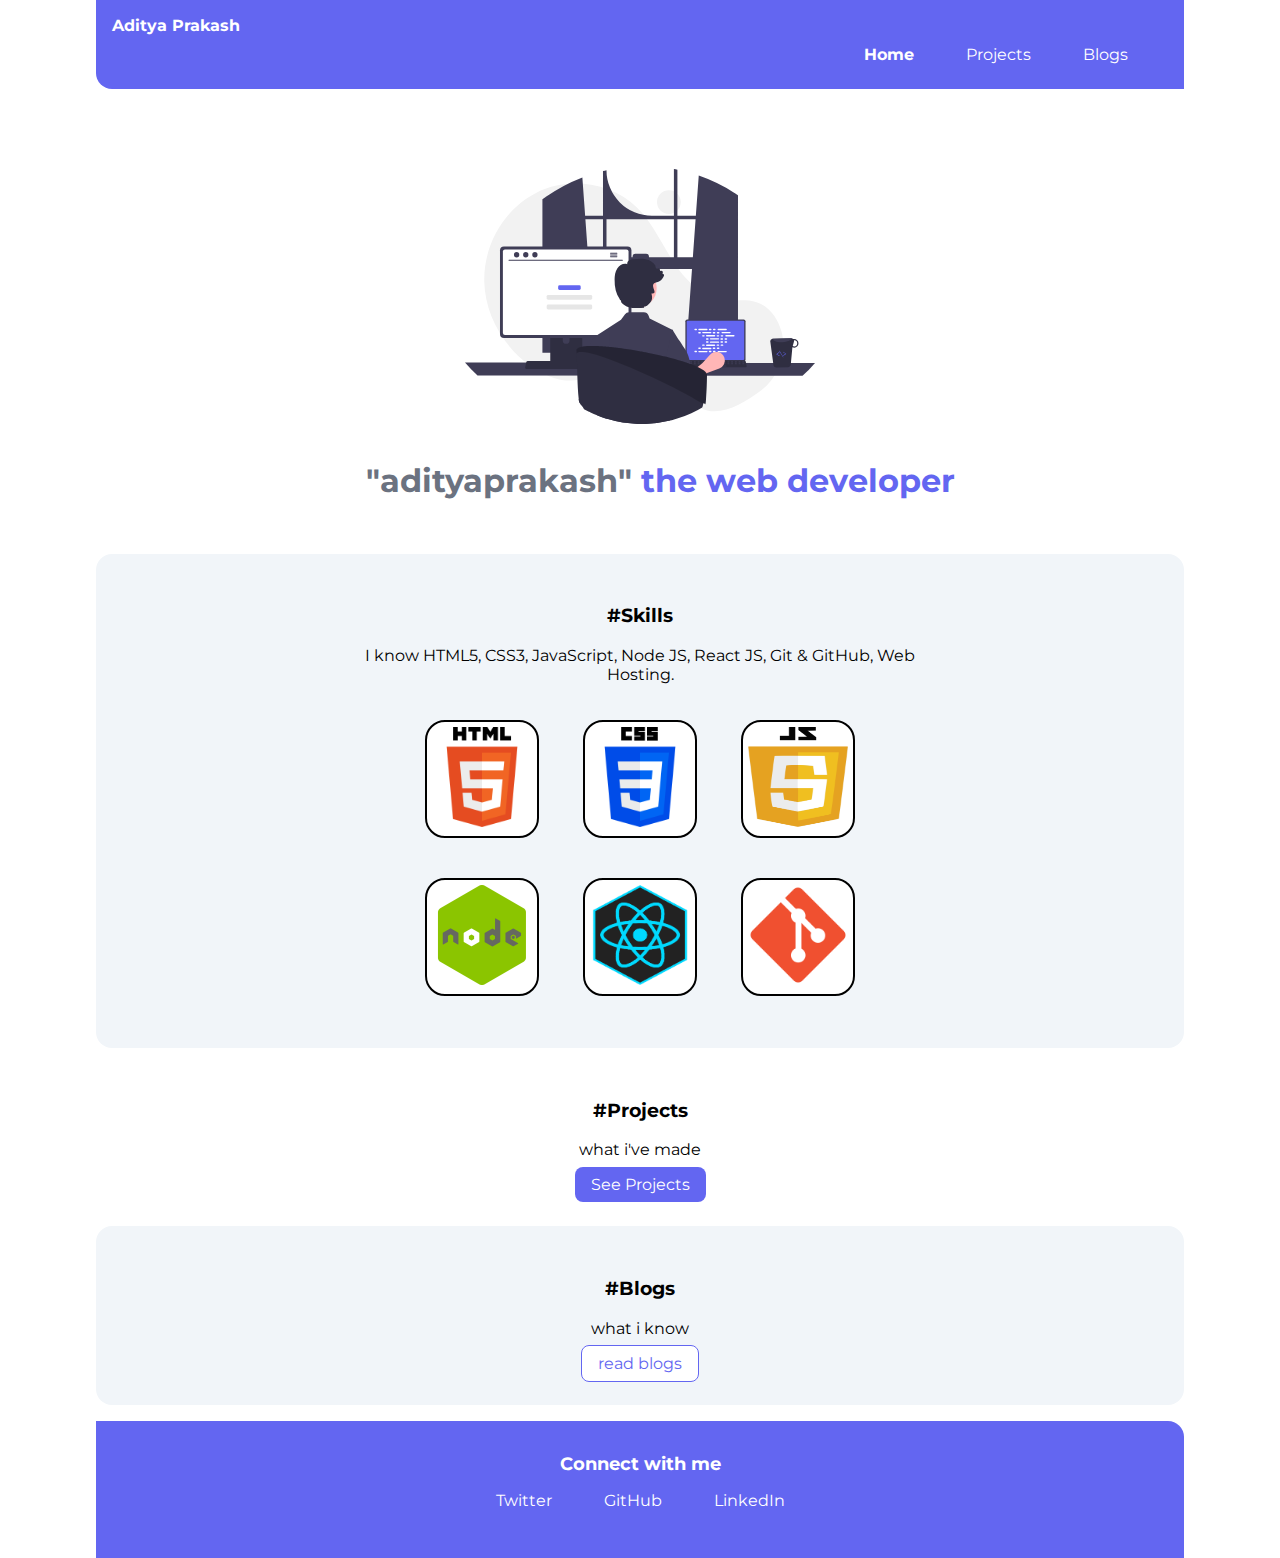
<file: index.html>
<!DOCTYPE html>
<html lang="en">
<head>
    <meta charset="UTF-8">
    <meta name="viewport" content="width=device-width, initial-scale=1.0">
    <title>home | Aditya</title>
    <link rel="stylesheet" href="styles.css">
</head>
<body>

    <nav class="navigation container">
        <div class="nav-brand">Aditya Prakash</div>
        <ul class="list-non-bullet nav-pills">
        <li class="list-item-inline">
         <a class="link link-active" href="/">Home</a>
        </li>
        <li class="list-item-inline">
         <a class="link" href="projects.html">Projects</a>
        </li>
        <li class="list-item-inline"> 
         <a class="link" href="blogs.html">Blogs</a>
        </li>
        </ul>
        </nav>

        <header class="hero">
            <img class="hero-img" src="images/main.svg" alt="image">
           <h1 class="hero-heading">"adityaprakash" <span class="heading-inverterd">the web developer</span></h1>
           </header>

           <section class="ow">
            <div class="container container-center">
                 <h3>#Skills</h3>
                 <p>I know HTML5, CSS3, JavaScript, Node JS, React JS, Git & GitHub, Web Hosting.</p>
                 <div class="skills">

                    <div class="skill">
                        <img src="images/html.png" alt="skill">
                    </div>

                    <div class="skill">
                        <img src="images/css.png" alt="skill">
                    </div>

                    <div class="skill">
                        <img src="images/js.png" alt="skill">
                    </div>

                    <div class="skill">
                        <img src="images/nodejs.png" alt="skill">
                    </div>

                    <div class="skill">
                        <img src="images/reactjs.png" alt="skill">
                    </div>

                    <div class="skill">
                        <img src="images/git.png" alt="skill">
                    </div>
                 </div>

            </div>
       
        </section>
        <section class="section">
            <div class="container container-center">
                 <h3>#Projects</h3>
                 <p>what i've made</p>
                 <a class="link primarylink" href="projects.html">See Projects</a>
            </div>
       
        </section>

        <section class="ow">
            <div class="container container-center">
                 <h3>#Blogs</h3>
                 <p>what i know</p>
                 <a class="link secondarylink" href="/">read blogs</a>
            </div>
       
        </section>

        <footer class="footer">
            <div class="footer-heading">Connect with me </div>
            <ul class="social-links list-non-bullet">
                <li class="list-item-inline"><a class="link" href="https://twitter.com/aditpr0">Twitter</a></li>
                <li class="list-item-inline"><a class="link" href="https://github.com/aditprq">GitHub</a></li>
                <li class="list-item-inline"><a class="link" href="https://www.linkedin.com/in/aditprq/">LinkedIn</a></li>
            </ul>
        </footer>


</body>
</html>
</file>
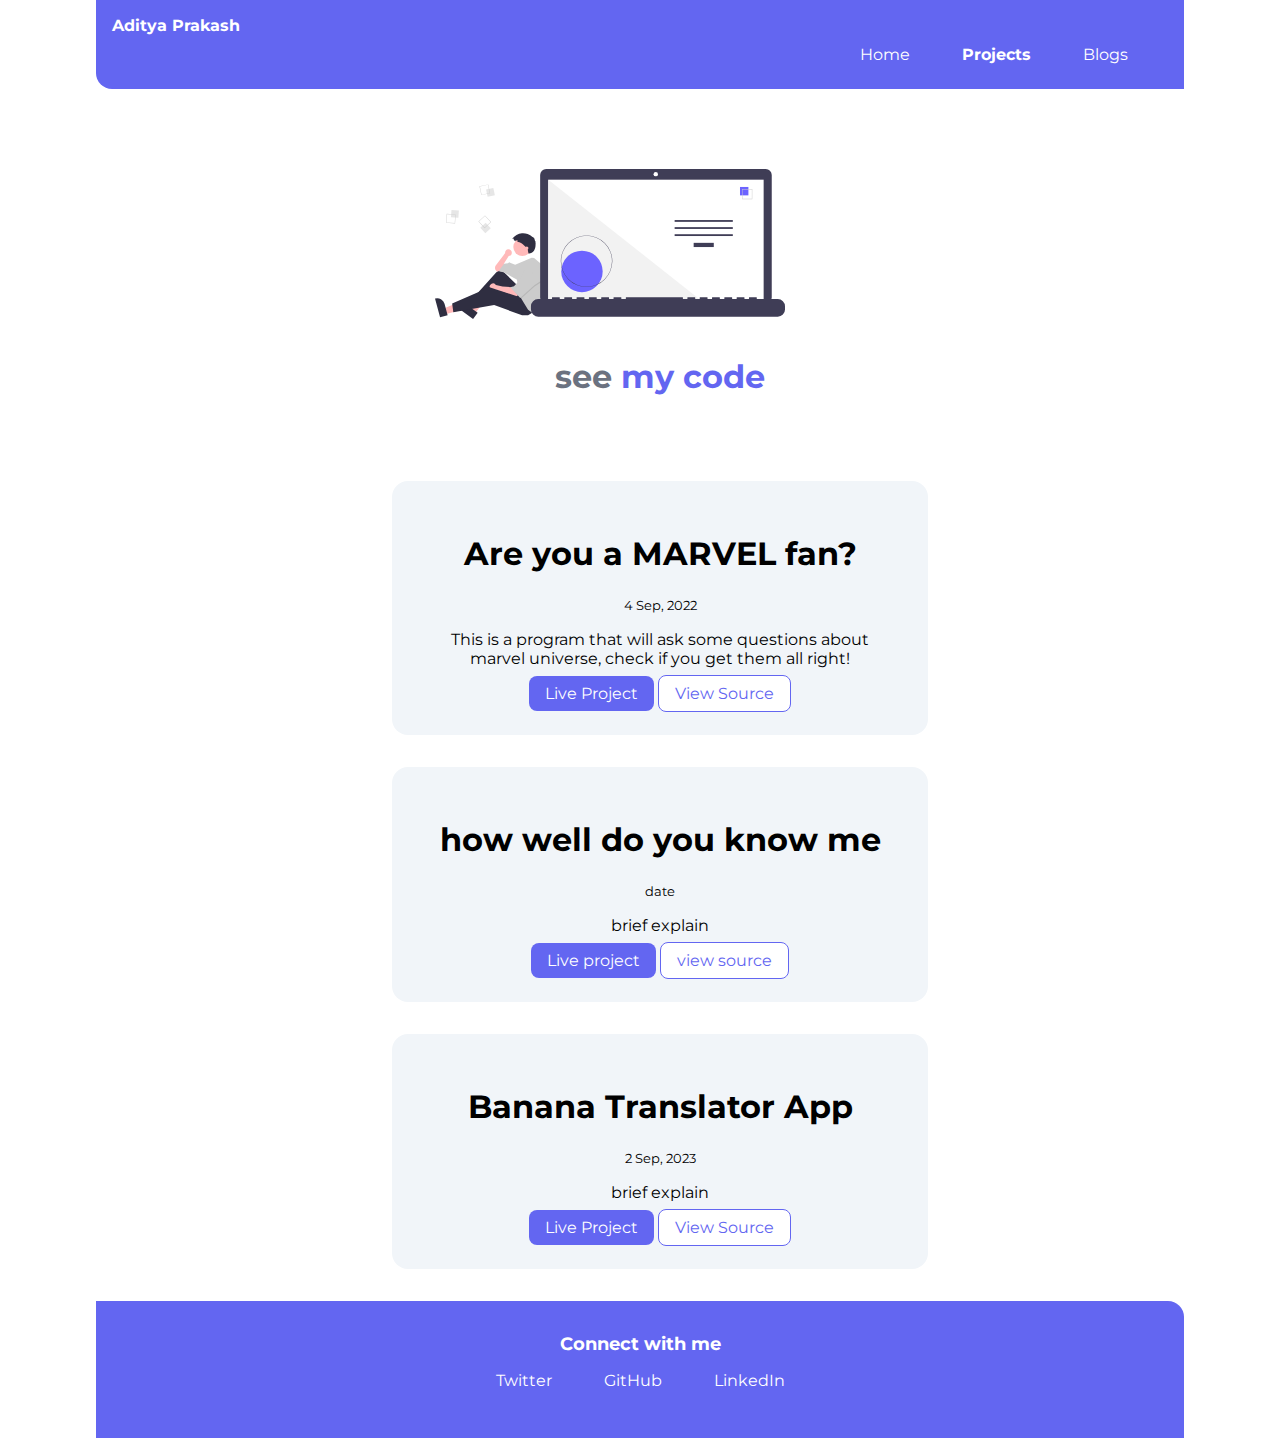
<file: projects.html>
<!DOCTYPE html>
<html lang="en">
<head>
    <meta charset="UTF-8">
    <meta name="viewport" content="width=device-width, initial-scale=1.0">
    <title>Projects</title>
    <link rel="stylesheet" href="styles.css">
</head>
<body>
    <nav class="navigation container">
        <div class="nav-brand">Aditya Prakash</div>
        <ul class="list-non-bullet nav-pills">
        <li class="list-item-inline">
         <a class="link " href="/">Home</a>
        </li>
        <li class="list-item-inline">
         <a class="link link-active" href="projects.html">Projects</a>
        </li>
        <li class="list-item-inline"> 
         <a class="link" href="blogs.html">Blogs</a>
        </li>
        </ul>
        </nav>

        <header class="hero">
            <img class="pr-img" src="images/thinking.svg" alt="undraw.com">
           <h1 class="hero-heading">see <span class="heading-inverterd">my code</span></h1>
        </header>

           <ul class="list list-non-bullet container-center">
            

            <li>
                <div class="container container-center margin-md ow">
                    <h1>Are you a MARVEL fan?</h1>
                <small>4 Sep, 2022</small>
                <p>This is a program that will ask some questions about marvel universe, check if you get them all right!</p>
                <a class="link primarylink" href="https://replit.com/@aditprq/marvel-quiz">Live Project</a>
                <a class="link secondarylink" href="https://replit.com/@aditprq/marvel-quiz#index.js">View Source</a>
                </div>
            </li>

            <li>
                <div class="container container-center margin-md ow">
                    <h1>how well do you know me</h1>
                <small>date</small>
                <p>brief explain</p>
                <a class="link primarylink" href="repl.it/s">Live project</a>
                <a class="link secondarylink" href="github">view source</a>
                </div>
            </li>

            <li>
                <div class="container container-center margin-md ow">
                <h1>Banana Translator App</h1>
                <small>2 Sep, 2023</small>
                <p>brief explain</p>
                <a class="link primarylink" href="https://lngminion.netlify.app/">Live Project</a>
                <a class="link secondarylink" href="https://github.com/aditprq/neog-banana-speak">View Source</a>
                </div>
            </li>

           </ul class="list-non-bullet">

           <footer class="footer">
            <div class="footer-heading">Connect with me </div>
            <ul class="social-links list-non-bullet">
                <li class="list-item-inline"><a class="link" href="https://twitter.com/aditpr0">Twitter</a></li>
                <li class="list-item-inline"><a class="link" href="https://github.com/aditprq">GitHub</a></li>
                <li class="list-item-inline"><a class="link" href="https://www.linkedin.com/in/aditprq/">LinkedIn</a></li>
            </ul>
        </footer>
</body>
</html>
</file>
<file: styles.css>
@import url('https://fonts.googleapis.com/css2?family=Montserrat:wght@400;700&display=swap');
body{
    font-family: 'Montserrat', sans-serif;
    margin: 0px auto;
        max-width: 85%;
        width: 100%;
    
}



:root{
    --primary-color: #6366f1;
    --off-white:#f1f5f9;
    --dark-gray:#6b7280;
}
hr{
    margin: 2rem 0rem;
}
/**container**/

.container{
    padding: 0rem 1 rem;
}

.container-center{
    text-align: center;
    max-width: 600px;
    margin: auto;
}
/**links**/
.link{
    box-sizing: border-box;
    text-decoration: none;
    padding: 0.5rem 1rem;
    /* margin-top: 1rem;
    margin-bottom: 1rem; */
}
.primarylink{
    background-color:var(--primary-color);
    border-radius: 0.5rem;
    color: white;
}
.secondarylink{
    background-color:white;
    border-radius: 0.5rem;
    border: 1px solid var(--primary-color);
    color: var(--primary-color);
}
/**Lists**/
.list-non-bullet{
    list-style: none;
}
.list-item-inline{
    display: inline;
    padding: 0rem 0.5rem;
}
/**navigation**/
.navigation{
    background-color: var(--primary-color);
    color: white;
    padding: 1rem;
    border-bottom-left-radius: 1rem;

}
nav{
    display: block;
}
.navigation .nav-pills{
    text-align: right;
    margin: 0.6rem 1rem;
}
.navigation .nav-brand{
    font-weight: bold;
    font-size: medium;
}
.navigation .link{
    color: white;
}
.navigation .link-active{
    font-weight: bold;
}
/**header**/
.hero{
    padding: 2rem;
    padding-top: 5rem;
}
.hero .hero-img{
    max-width: 350px;
    display: block;
    margin: auto;
}
.hero .pr-img{
    max-width: 350px;
    display: block;
    margin: auto;
    padding-right: 60px;
}
.hero .hero-heading{
    text-align: center;
    margin-left: 40px;
    padding-top: 1rem;
    color: var(--dark-gray);
}
.hero .hero-heading .heading-inverterd{
color: var(--primary-color);
}

/**sections**/
.section{
    padding: 2rem;
    border-radius: 1rem;
}
.section  h1{
text-align: center;
}

.ow{
    padding: 2rem;
    border-radius: 1rem;
    background-color: var(--off-white);
}

/**footer**/
.footer{
    background-color: var(--primary-color);
    padding: 2rem 1rem;
    text-align: center;
    color: white;
    margin-top: 1rem;
    border-top-right-radius: 1rem;
}

.footer .link{
    color: white;
  }  
.footer ul{
    padding-inline-start: 0px;
}
.footer .footer-heading{
    font-weight: bold;
    font-size: large;
}

.margin-md{
    margin: 2rem;
}

.skill{
    display: inline-block;
    margin: 20px;
    background-color: white;
    border: 2px solid black;
    border-radius: 20px;
}
.skill img{
    padding: 5px;
    width: 100px;
    height: 100px;
}
</file>
